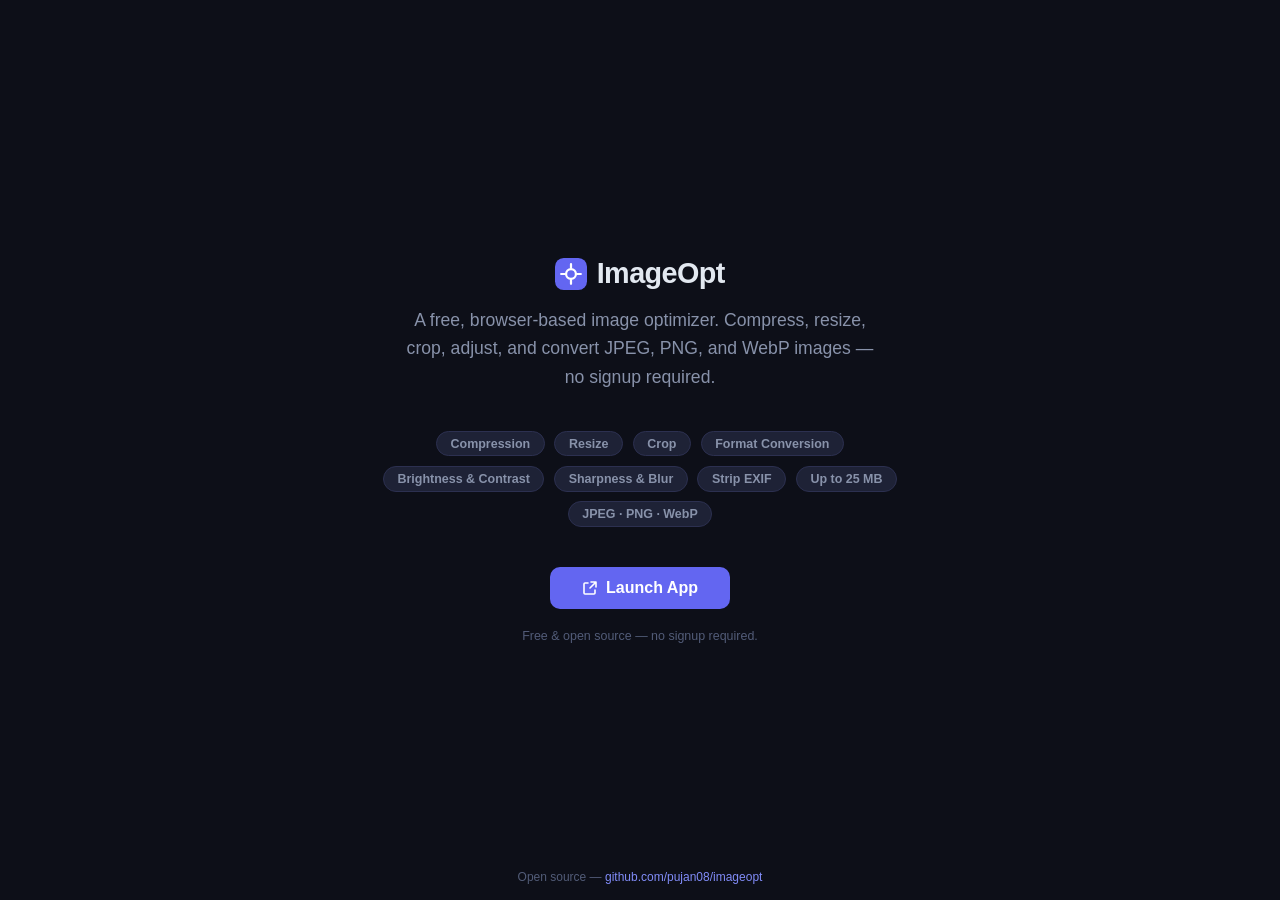
<file: index.html>
<!DOCTYPE html>
<html lang="en">
<head>
  <meta charset="UTF-8" />
  <meta name="viewport" content="width=device-width, initial-scale=1.0" />
  <title>ImageOpt — Image Optimizer</title>
  <style>
    :root {
      --bg:      #0d0f18;
      --surface: #161929;
      --border:  #2c3050;
      --accent:  #6366f1;
      --accent-h:#818cf8;
      --text:    #e2e8f0;
      --muted:   #8892aa;
      --dim:     #525c78;
    }
    *, *::before, *::after { box-sizing: border-box; margin: 0; padding: 0; }
    body {
      font-family: -apple-system, BlinkMacSystemFont, "Segoe UI", Roboto, sans-serif;
      background: var(--bg);
      color: var(--text);
      min-height: 100vh;
      display: flex;
      flex-direction: column;
      align-items: center;
      justify-content: center;
      padding: 2rem;
      text-align: center;
    }
    .logo {
      display: flex;
      align-items: center;
      justify-content: center;
      gap: 0.6rem;
      font-size: 1.8rem;
      font-weight: 700;
      letter-spacing: -0.02em;
      margin-bottom: 1rem;
    }
    .tagline {
      font-size: 1.1rem;
      color: var(--muted);
      max-width: 480px;
      line-height: 1.6;
      margin-bottom: 2.5rem;
    }
    .features {
      display: flex;
      flex-wrap: wrap;
      justify-content: center;
      gap: 0.6rem;
      margin-bottom: 2.5rem;
      max-width: 560px;
    }
    .badge {
      font-size: 0.78rem;
      font-weight: 600;
      background: #1e2236;
      border: 1px solid var(--border);
      border-radius: 20px;
      padding: 0.3rem 0.85rem;
      color: var(--muted);
    }
    .btn {
      display: inline-flex;
      align-items: center;
      gap: 0.5rem;
      padding: 0.75rem 2rem;
      background: var(--accent);
      color: #fff;
      border-radius: 10px;
      font-size: 1rem;
      font-weight: 600;
      text-decoration: none;
      transition: background 0.18s, transform 0.18s;
    }
    .btn:hover {
      background: var(--accent-h);
      transform: translateY(-2px);
    }
    .note {
      margin-top: 1.25rem;
      font-size: 0.78rem;
      color: var(--dim);
    }
    footer {
      position: fixed;
      bottom: 1rem;
      font-size: 0.75rem;
      color: var(--dim);
    }
  </style>
</head>
<body>

  <div class="logo">
    <svg width="32" height="32" viewBox="0 0 26 26" fill="none" aria-hidden="true">
      <rect width="26" height="26" rx="7" fill="#6366f1"/>
      <path d="M13 5v3M13 18v3M5 13H8M18 13h3" stroke="#fff" stroke-width="1.8" stroke-linecap="round"/>
      <circle cx="13" cy="13" r="4" stroke="#fff" stroke-width="1.8"/>
    </svg>
    ImageOpt
  </div>

  <p class="tagline">
    A free, browser-based image optimizer. Compress, resize, crop, adjust, and convert JPEG, PNG, and WebP images — no signup required.
  </p>

  <div class="features">
    <span class="badge">Compression</span>
    <span class="badge">Resize</span>
    <span class="badge">Crop</span>
    <span class="badge">Format Conversion</span>
    <span class="badge">Brightness &amp; Contrast</span>
    <span class="badge">Sharpness &amp; Blur</span>
    <span class="badge">Strip EXIF</span>
    <span class="badge">Up to 25 MB</span>
    <span class="badge">JPEG · PNG · WebP</span>
  </div>

  <a class="btn" href="https://imageopt.onrender.com" target="_blank" rel="noopener">
    <svg width="16" height="16" viewBox="0 0 16 16" fill="none" aria-hidden="true">
      <path d="M6 3H3a1 1 0 0 0-1 1v9a1 1 0 0 0 1 1h9a1 1 0 0 0 1-1v-3" stroke="currentColor" stroke-width="1.6" stroke-linecap="round"/>
      <path d="M9 2h5v5M14 2 8 8" stroke="currentColor" stroke-width="1.6" stroke-linecap="round" stroke-linejoin="round"/>
    </svg>
    Launch App
  </a>

  <p class="note">Free &amp; open source &mdash; no signup required.</p>

  <footer>
    Open source &mdash; <a href="https://github.com/pujan08/imageopt" style="color:var(--accent-h);text-decoration:none;">github.com/pujan08/imageopt</a>
  </footer>

</body>
</html>
</file>
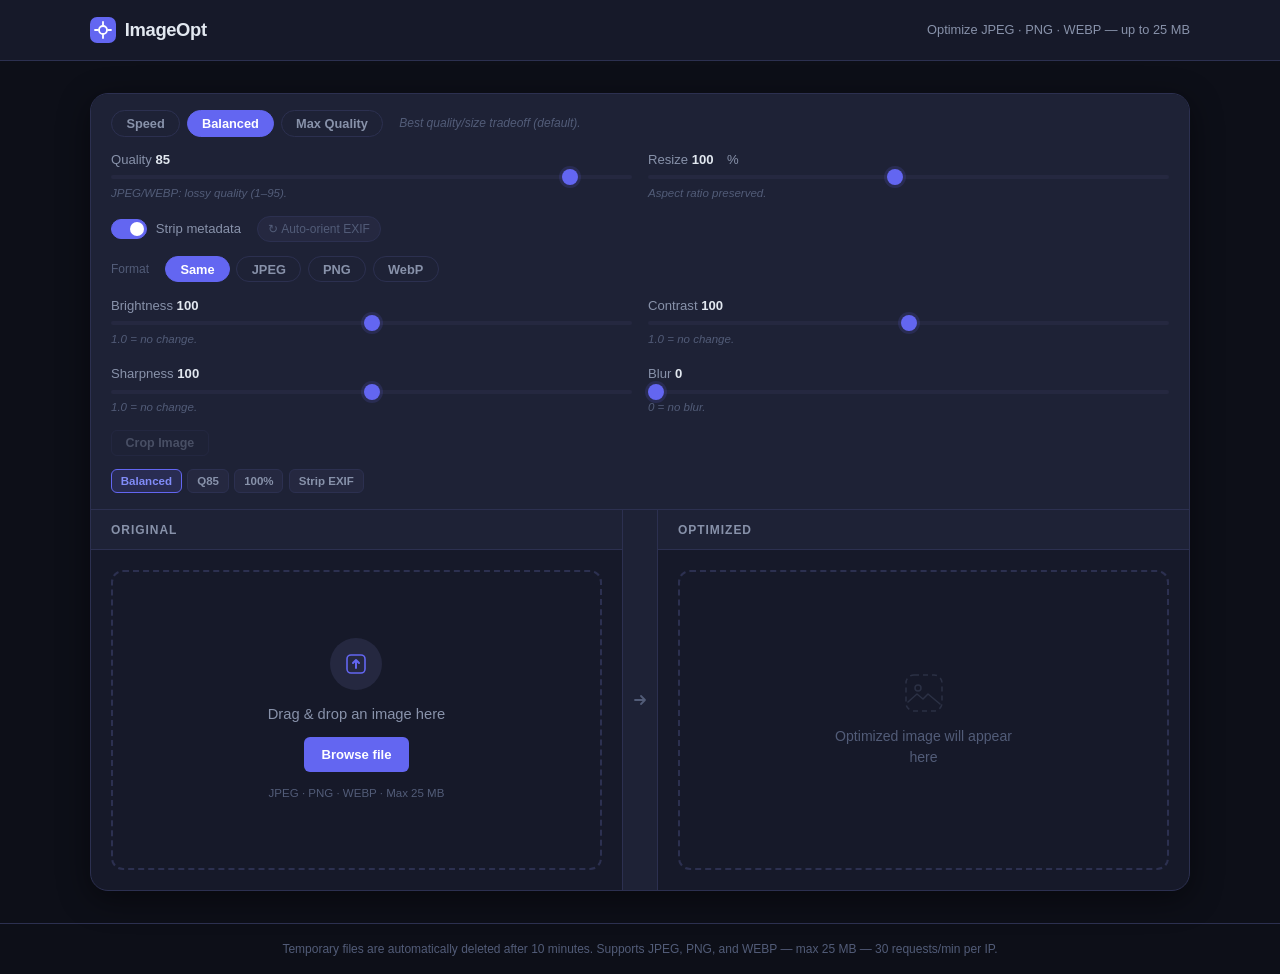
<file: templates/index.html>
<!DOCTYPE html>
<html lang="en">
<head>
  <meta charset="UTF-8" />
  <meta name="viewport" content="width=device-width, initial-scale=1.0" />
  <title>ImageOpt — Image Optimizer</title>
  <link rel="stylesheet" href="/static/css/cropper.min.css"/>
  <link rel="stylesheet" href="/static/css/style.css" />
</head>
<body>

<!-- ====================================================== Header ===== -->
<header>
  <div class="header-inner">
    <div class="logo">
      <svg width="26" height="26" viewBox="0 0 26 26" fill="none" aria-hidden="true">
        <rect width="26" height="26" rx="7" fill="#6366f1" />
        <path d="M13 5v3M13 18v3M5 13H8M18 13h3" stroke="#fff" stroke-width="1.8" stroke-linecap="round"/>
        <circle cx="13" cy="13" r="4" stroke="#fff" stroke-width="1.8"/>
      </svg>
      ImageOpt
    </div>
    <p class="tagline">Optimize JPEG &middot; PNG &middot; WEBP &mdash; up to 25 MB</p>
  </div>
</header>

<!-- ======================================================== Main ===== -->
<main>
  <div class="container">

    <div class="card">

      <!-- ------------------------------------------------ Controls -- -->
      <div class="controls-panel">

        <!-- Row 1: Preset pills -->
        <div class="ctrl-row">
          <div class="preset-pills" role="group" aria-label="Optimization preset">
            <button class="preset-pill" data-preset="speed" data-hint="65">Speed</button>
            <button class="preset-pill active" data-preset="balanced" data-hint="85">Balanced</button>
            <button class="preset-pill" data-preset="max_quality" data-hint="92">Max Quality</button>
          </div>
          <span class="preset-desc" id="preset-desc">Best quality/size tradeoff (default).</span>
        </div>

        <!-- Row 2: Dual sliders -->
        <div class="ctrl-row ctrl-sliders">
          <div class="ctrl-group">
            <label for="quality-slider">
              Quality&nbsp;<strong id="quality-value">85</strong>
            </label>
            <input
              type="range"
              id="quality-slider"
              min="1" max="95" value="85"
              aria-label="Output quality"
            />
            <span class="ctrl-note" id="quality-note">JPEG/WEBP: lossy quality (1&ndash;95).</span>
          </div>
          <div class="ctrl-group">
            <label for="resize-slider">
              Resize&nbsp;<strong id="resize-value">100</strong>%
            </label>
            <input
              type="range"
              id="resize-slider"
              min="10" max="200" value="100"
              aria-label="Resize percentage"
            />
            <span class="ctrl-note">Aspect ratio preserved.</span>
          </div>
        </div>

        <!-- Row 3: Toggles -->
        <div class="ctrl-row">
          <label class="toggle-lbl">
            <input type="checkbox" id="strip-metadata" checked />
            <span class="toggle-sw" aria-hidden="true"></span>
            Strip metadata
          </label>
          <span class="auto-orient-badge">&#8635; Auto-orient EXIF</span>
        </div>

        <!-- Row 4: Format selector -->
        <div class="ctrl-row">
          <span class="ctrl-row-label">Format</span>
          <div class="format-pills" role="group" aria-label="Output format">
            <button class="format-pill active" data-format="">Same</button>
            <button class="format-pill" data-format="JPEG">JPEG</button>
            <button class="format-pill" data-format="PNG">PNG</button>
            <button class="format-pill" data-format="WEBP">WebP</button>
          </div>
        </div>

        <!-- Row 5: Adjustments -->
        <div class="ctrl-row ctrl-sliders">
          <div class="ctrl-group">
            <label for="brightness-slider">
              Brightness&nbsp;<strong id="brightness-value">100</strong>
            </label>
            <input type="range" id="brightness-slider" min="0" max="200" value="100" aria-label="Brightness" />
            <span class="ctrl-note">1.0 = no change.</span>
          </div>
          <div class="ctrl-group">
            <label for="contrast-slider">
              Contrast&nbsp;<strong id="contrast-value">100</strong>
            </label>
            <input type="range" id="contrast-slider" min="0" max="200" value="100" aria-label="Contrast" />
            <span class="ctrl-note">1.0 = no change.</span>
          </div>
          <div class="ctrl-group">
            <label for="sharpness-slider">
              Sharpness&nbsp;<strong id="sharpness-value">100</strong>
            </label>
            <input type="range" id="sharpness-slider" min="0" max="200" value="100" aria-label="Sharpness" />
            <span class="ctrl-note">1.0 = no change.</span>
          </div>
          <div class="ctrl-group">
            <label for="blur-slider">
              Blur&nbsp;<strong id="blur-value">0</strong>
            </label>
            <input type="range" id="blur-slider" min="0" max="20" value="0" aria-label="Gaussian blur radius" />
            <span class="ctrl-note">0 = no blur.</span>
          </div>
        </div>

        <!-- Row 6: Crop -->
        <div class="ctrl-row">
          <button class="btn btn-ghost btn-sm" id="btn-open-crop" disabled>Crop Image</button>
          <span class="crop-active-badge hidden" id="crop-badge">
            Crop active
            <button id="btn-clear-crop" aria-label="Clear crop">&times;</button>
          </span>
        </div>

        <!-- Row 7: Param summary -->
        <div class="ctrl-row">
          <div class="param-summary" id="param-summary" aria-live="polite">
            <span class="ps-tag ps-preset">Balanced</span>
            <span class="ps-tag">Q85</span>
            <span class="ps-tag">100%</span>
            <span class="ps-tag">Strip EXIF</span>
          </div>
        </div>

      </div><!-- /controls-panel -->

      <!-- --------------------------------------------- Image panes -- -->
      <div class="panes">

        <!-- ~~~~~~~~~~~~~~~~~~~~~~~~~~~~~~~~~~~~~~~ Before / upload ~~ -->
        <div class="pane">
          <div class="pane-header">
            <span class="pane-label">Original</span>
            <span class="pane-size" id="before-size"></span>
          </div>
          <div class="pane-body">

            <div class="drop-zone" id="drop-zone" role="button"
                 tabindex="0" aria-label="Upload image — drag and drop or click to browse">

              <div class="drop-idle" id="drop-idle">
                <div class="drop-idle-icon">
                  <svg width="24" height="24" viewBox="0 0 24 24" fill="none" aria-hidden="true">
                    <path d="M12 16V8M12 8L9 11M12 8l3 3" stroke="#6366f1" stroke-width="2"
                          stroke-linecap="round" stroke-linejoin="round"/>
                    <rect x="3" y="3" width="18" height="18" rx="4" stroke="#6366f1"
                          stroke-width="1.6" fill="none"/>
                  </svg>
                </div>
                <p>Drag &amp; drop an image here</p>
                <label class="btn-browse" for="file-input">Browse file</label>
                <input
                  type="file"
                  id="file-input"
                  accept="image/jpeg,image/png,image/webp"
                  aria-hidden="true"
                  style="display:none"
                />
                <p class="hint">JPEG &middot; PNG &middot; WEBP &middot; Max&nbsp;25&nbsp;MB</p>
              </div>

              <img
                id="before-img"
                class="preview-img hidden"
                alt="Original image preview"
              />

            </div>
          </div>
        </div>

        <!-- ~~~~~~~~~~~~~~~~~~~~~~~~~~~~~~~~~~~~~~~~~~~~~ Divider arrow -->
        <div class="pane-divider" aria-hidden="true">
          <svg width="18" height="18" viewBox="0 0 18 18" fill="none">
            <path d="M4 9h10M10 5l4 4-4 4" stroke="#525c78" stroke-width="1.8"
                  stroke-linecap="round" stroke-linejoin="round"/>
          </svg>
        </div>

        <!-- ~~~~~~~~~~~~~~~~~~~~~~~~~~~~~~~~~~~~~~~~~~~ After / result ~~ -->
        <div class="pane">
          <div class="pane-header">
            <span class="pane-label">Optimized</span>
            <span class="pane-size" id="after-size"></span>
          </div>
          <div class="pane-body">

            <div class="after-placeholder" id="after-placeholder" aria-live="polite">
              <svg width="42" height="42" viewBox="0 0 42 42" fill="none" aria-hidden="true">
                <rect x="3" y="3" width="36" height="36" rx="8" stroke="#525c78"
                      stroke-width="1.5" stroke-dasharray="5 4"/>
                <circle cx="15" cy="16" r="3" stroke="#525c78" stroke-width="1.5"/>
                <path d="M5 30l9-8 6 5 5-5 12 10" stroke="#525c78" stroke-width="1.5"
                      stroke-linecap="round" stroke-linejoin="round"/>
              </svg>
              <p>Optimized image will appear here</p>
            </div>

            <div class="loading-state hidden" id="after-loading" aria-live="polite" aria-label="Optimizing&hellip;">
              <div class="spinner" role="progressbar" aria-label="Processing"></div>
              <span>Optimizing&hellip;</span>
            </div>

            <img
              id="after-img"
              class="preview-img hidden"
              alt="Optimized image preview"
            />

          </div>
        </div>

      </div><!-- /panes -->

      <!-- ------------------------------------------------- Stats bar -- -->
      <div class="stats-bar hidden" id="stats-bar" aria-live="polite">
        <div class="stat">
          <span class="stat-label">Format</span>
          <span class="stat-value" id="stat-format">—</span>
        </div>
        <div class="stat">
          <span class="stat-label">Dimensions</span>
          <span class="stat-value" id="stat-dims">—</span>
        </div>
        <div class="stat">
          <span class="stat-label">Original</span>
          <span class="stat-value" id="stat-original">—</span>
        </div>
        <div class="stat">
          <span class="stat-label">Optimized</span>
          <span class="stat-value" id="stat-optimized">—</span>
        </div>
        <div class="stat stat-savings">
          <span class="stat-label">Savings</span>
          <span class="stat-value" id="stat-savings">—</span>
        </div>
        <span class="spacer"></span>
        <button class="btn btn-primary" id="btn-download" aria-label="Download optimized image">
          <svg width="14" height="14" viewBox="0 0 14 14" fill="none" aria-hidden="true">
            <path d="M7 1v8M7 9l-3-3M7 9l3-3M2 11h10"
                  stroke="currentColor" stroke-width="1.8" stroke-linecap="round" stroke-linejoin="round"/>
          </svg>
          Download
        </button>
      </div>

      <!-- ----------------------------------------------- Alerts area -- -->
      <div class="alerts-area hidden" id="alerts-area" role="alert"></div>

      <!-- --------------------------------- Reset / re-optimize row -- -->
      <div class="reset-row hidden" id="reset-row">
        <button class="btn btn-ghost" id="btn-reset">
          <svg width="13" height="13" viewBox="0 0 13 13" fill="none" aria-hidden="true">
            <path d="M11 2.5A6 6 0 1 0 12 7" stroke="currentColor" stroke-width="1.7"
                  stroke-linecap="round"/>
            <path d="M8.5 2.5H11V5" stroke="currentColor" stroke-width="1.7"
                  stroke-linecap="round" stroke-linejoin="round"/>
          </svg>
          Upload another
        </button>
        <button class="btn btn-ghost hidden" id="btn-reoptimize">
          <svg width="13" height="13" viewBox="0 0 13 13" fill="none" aria-hidden="true">
            <path d="M1 4.5h4M1 4.5l2.5-2.5M1 4.5l2.5 2.5" stroke="currentColor" stroke-width="1.7"
                  stroke-linecap="round" stroke-linejoin="round"/>
            <path d="M12 8.5H8M12 8.5l-2.5-2.5M12 8.5l-2.5 2.5" stroke="currentColor" stroke-width="1.7"
                  stroke-linecap="round" stroke-linejoin="round"/>
          </svg>
          Re-optimize
        </button>
      </div>

    </div><!-- /card -->
  </div><!-- /container -->

  <!-- --------------------------------------------------- Crop modal -- -->
  <div class="crop-modal hidden" id="crop-modal" role="dialog" aria-modal="true" aria-label="Crop Image">
    <div class="crop-modal-inner">
      <div class="crop-modal-header">
        <span>Crop Image</span>
        <button class="btn btn-ghost btn-sm" id="btn-crop-cancel">Cancel</button>
      </div>
      <div class="crop-modal-body">
        <img id="crop-img" alt="Image to crop" />
      </div>
      <div class="crop-modal-footer">
        <button class="btn btn-ghost" id="btn-crop-reset">Reset</button>
        <button class="btn btn-primary" id="btn-crop-apply">Apply Crop</button>
      </div>
    </div>
  </div>

</main>

<!-- ======================================================== Footer ==== -->
<footer>
  Temporary files are automatically deleted after&nbsp;10&nbsp;minutes.
  Supports JPEG, PNG, and WEBP &mdash; max&nbsp;25&nbsp;MB &mdash; 30&nbsp;requests/min per IP.
</footer>

<script src="/static/js/cropper.min.js"></script>
<script src="/static/js/upload.js"></script>
</body>
</html>
</file>
<file: static/css/style.css>
/* =====================================================================
   ImageOpt – main stylesheet
   ===================================================================== */

/* --------------------------------------------------------------------- */
/* 1. CSS variables / reset                                               */
/* --------------------------------------------------------------------- */
:root {
  --bg:           #0d0f18;
  --surface:      #161929;
  --surface-2:    #1e2236;
  --surface-3:    #252840;
  --border:       #2c3050;
  --border-focus: #6366f1;
  --accent:       #6366f1;
  --accent-hover: #818cf8;
  --accent-dim:   rgba(99, 102, 241, 0.15);
  --text:         #e2e8f0;
  --text-muted:   #8892aa;
  --text-dim:     #525c78;
  --success:      #22c55e;
  --success-dim:  rgba(34, 197, 94, 0.12);
  --error:        #f43f5e;
  --error-dim:    rgba(244, 63, 94, 0.12);
  --warning:      #f59e0b;
  --radius-sm:    6px;
  --radius:       12px;
  --radius-lg:    18px;
  --shadow:       0 8px 32px rgba(0, 0, 0, 0.45);
  --transition:   0.18s ease;
}

*, *::before, *::after { box-sizing: border-box; margin: 0; padding: 0; }

html { font-size: 16px; scroll-behavior: smooth; }

body {
  font-family: -apple-system, BlinkMacSystemFont, "Segoe UI", Roboto, sans-serif;
  background: var(--bg);
  color: var(--text);
  min-height: 100vh;
  display: flex;
  flex-direction: column;
  line-height: 1.5;
}

/* --------------------------------------------------------------------- */
/* 2. Utilities                                                           */
/* --------------------------------------------------------------------- */
.hidden { display: none !important; }

/* --------------------------------------------------------------------- */
/* 3. Header                                                              */
/* --------------------------------------------------------------------- */
header {
  background: var(--surface);
  border-bottom: 1px solid var(--border);
  padding: 0 1.5rem;
}

.header-inner {
  max-width: 1100px;
  margin: 0 auto;
  height: 60px;
  display: flex;
  align-items: center;
  gap: 1rem;
}

.logo {
  display: flex;
  align-items: center;
  gap: 0.55rem;
  font-size: 1.15rem;
  font-weight: 700;
  color: var(--text);
  letter-spacing: -0.02em;
}

.logo svg { flex-shrink: 0; }

.tagline {
  margin-left: auto;
  font-size: 0.8rem;
  color: var(--text-muted);
}

/* --------------------------------------------------------------------- */
/* 4. Main layout                                                         */
/* --------------------------------------------------------------------- */
main {
  flex: 1;
  padding: 2rem 1.5rem;
}

.container {
  max-width: 1100px;
  margin: 0 auto;
  display: flex;
  flex-direction: column;
  gap: 1.25rem;
}

/* --------------------------------------------------------------------- */
/* 5. Card                                                                */
/* --------------------------------------------------------------------- */
.card {
  background: var(--surface);
  border: 1px solid var(--border);
  border-radius: var(--radius-lg);
  overflow: hidden;
  box-shadow: var(--shadow);
}

/* --------------------------------------------------------------------- */
/* 6. Controls panel                                                      */
/* --------------------------------------------------------------------- */
.controls-panel {
  background: var(--surface-2);
  border-bottom: 1px solid var(--border);
  padding: 1rem 1.25rem;
  display: flex;
  flex-direction: column;
  gap: 0.85rem;
}

.ctrl-row {
  display: flex;
  align-items: center;
  gap: 0.75rem 1rem;
  flex-wrap: wrap;
}

.ctrl-sliders {
  display: grid;
  grid-template-columns: 1fr 1fr;
  gap: 1rem;
  align-items: start;
}

/* Preset pills */
.preset-pills {
  display: flex;
  gap: 0.4rem;
  flex-wrap: wrap;
}

.preset-pill {
  padding: 0.3rem 0.9rem;
  border-radius: 20px;
  font-size: 0.8rem;
  font-weight: 600;
  border: 1px solid var(--border);
  background: transparent;
  color: var(--text-muted);
  cursor: pointer;
  transition: background var(--transition), color var(--transition), border-color var(--transition);
  white-space: nowrap;
}

.preset-pill:hover {
  border-color: var(--accent);
  color: var(--text);
}

.preset-pill.active {
  background: var(--accent);
  border-color: var(--accent);
  color: #fff;
}

.preset-desc {
  font-size: 0.75rem;
  color: var(--text-dim);
  font-style: italic;
}

/* Slider groups */
.ctrl-group {
  display: flex;
  flex-direction: column;
  gap: 0.35rem;
}

.ctrl-group label {
  font-size: 0.82rem;
  color: var(--text-muted);
  white-space: nowrap;
}

.ctrl-group label strong {
  color: var(--text);
  font-weight: 600;
  min-width: 2.2rem;
  display: inline-block;
}

input[type="range"] {
  -webkit-appearance: none;
  appearance: none;
  width: 100%;
  height: 4px;
  border-radius: 2px;
  background: var(--surface-3);
  outline: none;
  cursor: pointer;
  transition: background var(--transition);
}

input[type="range"]::-webkit-slider-thumb {
  -webkit-appearance: none;
  width: 16px;
  height: 16px;
  border-radius: 50%;
  background: var(--accent);
  cursor: pointer;
  transition: background var(--transition), transform var(--transition);
  box-shadow: 0 0 0 3px var(--accent-dim);
}

input[type="range"]::-webkit-slider-thumb:hover {
  background: var(--accent-hover);
  transform: scale(1.15);
}

input[type="range"]:disabled {
  opacity: 0.35;
  cursor: not-allowed;
}

.ctrl-note {
  font-size: 0.72rem;
  color: var(--text-dim);
  font-style: italic;
}

/* Toggle switch */
.toggle-lbl {
  display: inline-flex;
  align-items: center;
  gap: 0.55rem;
  font-size: 0.82rem;
  color: var(--text-muted);
  cursor: pointer;
  user-select: none;
}

.toggle-lbl input[type="checkbox"] {
  position: absolute;
  opacity: 0;
  width: 0;
  height: 0;
}

.toggle-sw {
  position: relative;
  display: inline-block;
  width: 36px;
  height: 20px;
  background: var(--surface-3);
  border-radius: 10px;
  border: 1px solid var(--border);
  transition: background var(--transition), border-color var(--transition);
  flex-shrink: 0;
}

.toggle-sw::after {
  content: "";
  position: absolute;
  top: 2px;
  left: 2px;
  width: 14px;
  height: 14px;
  background: var(--text-dim);
  border-radius: 50%;
  transition: transform var(--transition), background var(--transition);
}

.toggle-lbl input:checked + .toggle-sw {
  background: var(--accent);
  border-color: var(--accent);
}

.toggle-lbl input:checked + .toggle-sw::after {
  transform: translateX(16px);
  background: #fff;
}

.auto-orient-badge {
  font-size: 0.75rem;
  color: var(--text-dim);
  background: var(--surface-3);
  border: 1px solid var(--border);
  border-radius: 20px;
  padding: 0.2rem 0.65rem;
  white-space: nowrap;
}

/* Param summary */
.param-summary {
  display: flex;
  align-items: center;
  gap: 0.35rem;
  flex-wrap: wrap;
}

.ps-tag {
  font-size: 0.72rem;
  font-weight: 600;
  background: var(--surface-3);
  border: 1px solid var(--border);
  border-radius: var(--radius-sm);
  padding: 0.15rem 0.55rem;
  color: var(--text-muted);
}

.ps-preset {
  background: var(--accent-dim);
  border-color: var(--accent);
  color: var(--accent-hover);
}

/* --------------------------------------------------------------------- */
/* 7. Image panes                                                         */
/* --------------------------------------------------------------------- */
.panes {
  display: grid;
  grid-template-columns: 1fr 36px 1fr;
  min-height: 380px;
}

.pane {
  display: flex;
  flex-direction: column;
}

.pane-header {
  display: flex;
  align-items: center;
  justify-content: space-between;
  padding: 0.65rem 1.25rem;
  border-bottom: 1px solid var(--border);
  background: var(--surface-2);
}

.pane-label {
  font-size: 0.75rem;
  font-weight: 600;
  text-transform: uppercase;
  letter-spacing: 0.08em;
  color: var(--text-muted);
}

.pane-size {
  font-size: 0.8rem;
  color: var(--text-muted);
  font-variant-numeric: tabular-nums;
}

.pane-body {
  flex: 1;
  display: flex;
  align-items: center;
  justify-content: center;
  padding: 1.25rem;
  position: relative;
  overflow: hidden;
}

/* --------------------------------------------------------------------- */
/* 8. Drop zone                                                           */
/* --------------------------------------------------------------------- */
.drop-zone {
  width: 100%;
  height: 100%;
  min-height: 300px;
  border: 2px dashed var(--border);
  border-radius: var(--radius);
  display: flex;
  align-items: center;
  justify-content: center;
  cursor: pointer;
  transition: border-color var(--transition), background var(--transition);
  position: relative;
}

.drop-zone:hover,
.drop-zone.drag-hover {
  border-color: var(--accent);
  background: var(--accent-dim);
}

.drop-zone.drag-hover .drop-idle-icon svg {
  transform: translateY(-4px) scale(1.08);
}

.drop-idle {
  display: flex;
  flex-direction: column;
  align-items: center;
  gap: 0.6rem;
  text-align: center;
  padding: 1.5rem;
  pointer-events: none;
  user-select: none;
}

.drop-idle-icon {
  width: 52px;
  height: 52px;
  background: var(--surface-3);
  border-radius: 50%;
  display: flex;
  align-items: center;
  justify-content: center;
  margin-bottom: 0.25rem;
}

.drop-idle-icon svg {
  transition: transform 0.25s ease;
}

.drop-idle p {
  font-size: 0.92rem;
  color: var(--text-muted);
}

.drop-idle .hint {
  font-size: 0.72rem;
  color: var(--text-dim);
  margin-top: 0.25rem;
}

/* Browse button inside drop zone */
.btn-browse {
  pointer-events: all;
  display: inline-block;
  padding: 0.45rem 1.1rem;
  background: var(--accent);
  color: #fff;
  border-radius: var(--radius-sm);
  font-size: 0.82rem;
  font-weight: 600;
  cursor: pointer;
  transition: background var(--transition), transform var(--transition);
  margin-top: 0.15rem;
}

.btn-browse:hover {
  background: var(--accent-hover);
  transform: translateY(-1px);
}

/* --------------------------------------------------------------------- */
/* 9. Image previews                                                      */
/* --------------------------------------------------------------------- */
.preview-img {
  max-width: 100%;
  max-height: 400px;
  width: auto;
  height: auto;
  object-fit: contain;
  border-radius: var(--radius-sm);
  display: block;
}

/* --------------------------------------------------------------------- */
/* 10. After / placeholder states                                         */
/* --------------------------------------------------------------------- */
.after-placeholder {
  display: flex;
  flex-direction: column;
  align-items: center;
  gap: 0.75rem;
  text-align: center;
  padding: 1.5rem;
  color: var(--text-dim);
  width: 100%;
  min-height: 300px;
  justify-content: center;
  border: 2px dashed var(--border);
  border-radius: var(--radius);
}

.after-placeholder svg { opacity: 0.35; }

.after-placeholder p {
  font-size: 0.88rem;
  max-width: 180px;
}

/* --------------------------------------------------------------------- */
/* 11. Loading spinner                                                    */
/* --------------------------------------------------------------------- */
.loading-state {
  display: flex;
  flex-direction: column;
  align-items: center;
  gap: 1rem;
  color: var(--text-muted);
  font-size: 0.88rem;
  min-height: 300px;
  justify-content: center;
}

.spinner {
  width: 40px;
  height: 40px;
  border: 3px solid var(--border);
  border-top-color: var(--accent);
  border-radius: 50%;
  animation: spin 0.75s linear infinite;
}

@keyframes spin {
  to { transform: rotate(360deg); }
}

/* --------------------------------------------------------------------- */
/* 12. Pane divider arrow                                                 */
/* --------------------------------------------------------------------- */
.pane-divider {
  display: flex;
  align-items: center;
  justify-content: center;
  background: var(--surface-2);
  border-left: 1px solid var(--border);
  border-right: 1px solid var(--border);
  color: var(--text-dim);
}

/* --------------------------------------------------------------------- */
/* 13. Stats bar                                                          */
/* --------------------------------------------------------------------- */
.stats-bar {
  border-top: 1px solid var(--border);
  background: var(--surface-2);
  padding: 0.85rem 1.25rem;
  display: flex;
  align-items: center;
  flex-wrap: wrap;
  gap: 0.6rem 1.5rem;
}

.stat {
  display: flex;
  flex-direction: column;
  gap: 0.15rem;
}

.stat-label {
  font-size: 0.68rem;
  text-transform: uppercase;
  letter-spacing: 0.07em;
  color: var(--text-dim);
}

.stat-value {
  font-size: 0.9rem;
  font-weight: 600;
  color: var(--text);
  font-variant-numeric: tabular-nums;
}

.stat-savings .stat-value {
  font-size: 1.05rem;
}

.savings-positive { color: var(--success) !important; }
.savings-zero     { color: var(--warning) !important; }

.stats-bar .spacer { flex: 1; }

/* --------------------------------------------------------------------- */
/* 14. Buttons                                                            */
/* --------------------------------------------------------------------- */
.btn {
  display: inline-flex;
  align-items: center;
  gap: 0.4rem;
  padding: 0.5rem 1.2rem;
  border: none;
  border-radius: var(--radius-sm);
  font-size: 0.85rem;
  font-weight: 600;
  cursor: pointer;
  transition: background var(--transition), transform var(--transition), opacity var(--transition);
  white-space: nowrap;
}

.btn-primary {
  background: var(--accent);
  color: #fff;
}

.btn-primary:hover {
  background: var(--accent-hover);
  transform: translateY(-1px);
}

.btn-ghost {
  background: transparent;
  color: var(--text-muted);
  border: 1px solid var(--border);
}

.btn-ghost:hover {
  background: var(--surface-3);
  color: var(--text);
}

/* --------------------------------------------------------------------- */
/* 15. Error / info banners                                               */
/* --------------------------------------------------------------------- */
.alert {
  border-radius: var(--radius-sm);
  padding: 0.65rem 1rem;
  font-size: 0.85rem;
  display: flex;
  align-items: flex-start;
  gap: 0.5rem;
}

.alert-error {
  background: var(--error-dim);
  border: 1px solid var(--error);
  color: var(--error);
}

.alert-error svg { flex-shrink: 0; margin-top: 1px; }

.alerts-area {
  padding: 0 1.25rem 1rem;
}

/* --------------------------------------------------------------------- */
/* 16. Reset / new upload button                                          */
/* --------------------------------------------------------------------- */
.reset-row {
  display: flex;
  align-items: center;
  gap: 0.75rem;
  padding: 0 1.25rem 1rem;
  flex-wrap: wrap;
}

/* --------------------------------------------------------------------- */
/* 17. Footer                                                             */
/* --------------------------------------------------------------------- */
footer {
  text-align: center;
  padding: 1rem;
  font-size: 0.75rem;
  color: var(--text-dim);
  border-top: 1px solid var(--border);
}

/* --------------------------------------------------------------------- */
/* 18. Responsive                                                         */
/* --------------------------------------------------------------------- */
@media (max-width: 700px) {
  .panes {
    grid-template-columns: 1fr;
    grid-template-rows: auto 36px auto;
  }

  .pane-divider {
    border-left: none;
    border-right: none;
    border-top: 1px solid var(--border);
    border-bottom: 1px solid var(--border);
    padding: 0.35rem 0;
    flex-direction: row;
  }

  .pane-divider svg { transform: rotate(90deg); }

  .tagline { display: none; }
}

@media (max-width: 600px) {
  .ctrl-sliders {
    grid-template-columns: 1fr;
  }
}

/* --------------------------------------------------------------------- */
/* 19. Format pills                                                        */
/* --------------------------------------------------------------------- */
.format-pills {
  display: flex;
  gap: 0.4rem;
  flex-wrap: wrap;
}

.format-pill {
  padding: 0.3rem 0.9rem;
  border-radius: 20px;
  font-size: 0.8rem;
  font-weight: 600;
  border: 1px solid var(--border);
  background: transparent;
  color: var(--text-muted);
  cursor: pointer;
  transition: background var(--transition), color var(--transition), border-color var(--transition);
  white-space: nowrap;
}

.format-pill:hover {
  border-color: var(--accent);
  color: var(--text);
}

.format-pill.active {
  background: var(--accent);
  border-color: var(--accent);
  color: #fff;
}

/* --------------------------------------------------------------------- */
/* 20. Misc controls                                                       */
/* --------------------------------------------------------------------- */
.ctrl-row-label {
  font-size: 0.75rem;
  color: var(--text-dim);
  white-space: nowrap;
  flex-shrink: 0;
}

.btn-sm {
  padding: 0.3rem 0.85rem;
  font-size: 0.78rem;
}

.btn:disabled {
  opacity: 0.4;
  cursor: not-allowed;
  pointer-events: none;
}

.crop-active-badge {
  font-size: 0.78rem;
  color: var(--accent-hover);
  background: var(--accent-dim);
  border: 1px solid var(--accent);
  border-radius: var(--radius-sm);
  padding: 0.15rem 0.6rem;
  display: inline-flex;
  align-items: center;
  gap: 0.4rem;
}

.crop-active-badge button {
  background: none;
  border: none;
  color: inherit;
  cursor: pointer;
  font-size: 0.9rem;
  line-height: 1;
  padding: 0;
}

/* --------------------------------------------------------------------- */
/* 21. Crop modal                                                          */
/* --------------------------------------------------------------------- */
.crop-modal {
  position: fixed;
  inset: 0;
  background: rgba(0, 0, 0, 0.78);
  z-index: 200;
  display: flex;
  align-items: center;
  justify-content: center;
}

.crop-modal-inner {
  background: var(--surface);
  border: 1px solid var(--border);
  border-radius: var(--radius-lg);
  width: min(92vw, 860px);
  max-height: 92vh;
  display: flex;
  flex-direction: column;
  overflow: hidden;
  box-shadow: var(--shadow);
}

.crop-modal-header {
  display: flex;
  justify-content: space-between;
  align-items: center;
  padding: 0.85rem 1.25rem;
  border-bottom: 1px solid var(--border);
  font-weight: 600;
  font-size: 0.95rem;
}

.crop-modal-body {
  flex: 1;
  overflow: hidden;
  background: var(--bg);
  display: flex;
  align-items: center;
  justify-content: center;
  min-height: 300px;
}

.crop-modal-body img {
  display: block;
  max-width: 100%;
}

.crop-modal-footer {
  display: flex;
  justify-content: flex-end;
  gap: 0.75rem;
  padding: 0.85rem 1.25rem;
  border-top: 1px solid var(--border);
}
</file>
<file: static/css/cropper.min.css>
/*!
 * Cropper.js v1.6.2
 * https://fengyuanchen.github.io/cropperjs
 *
 * Copyright 2015-present Chen Fengyuan
 * Released under the MIT license
 *
 * Date: 2024-04-21T07:43:02.731Z
 */.cropper-container{-webkit-touch-callout:none;direction:ltr;font-size:0;line-height:0;position:relative;-ms-touch-action:none;touch-action:none;-webkit-user-select:none;-moz-user-select:none;-ms-user-select:none;user-select:none}.cropper-container img{backface-visibility:hidden;display:block;height:100%;image-orientation:0deg;max-height:none!important;max-width:none!important;min-height:0!important;min-width:0!important;width:100%}.cropper-canvas,.cropper-crop-box,.cropper-drag-box,.cropper-modal,.cropper-wrap-box{bottom:0;left:0;position:absolute;right:0;top:0}.cropper-canvas,.cropper-wrap-box{overflow:hidden}.cropper-drag-box{background-color:#fff;opacity:0}.cropper-modal{background-color:#000;opacity:.5}.cropper-view-box{display:block;height:100%;outline:1px solid #39f;outline-color:rgba(51,153,255,.75);overflow:hidden;width:100%}.cropper-dashed{border:0 dashed #eee;display:block;opacity:.5;position:absolute}.cropper-dashed.dashed-h{border-bottom-width:1px;border-top-width:1px;height:33.33333%;left:0;top:33.33333%;width:100%}.cropper-dashed.dashed-v{border-left-width:1px;border-right-width:1px;height:100%;left:33.33333%;top:0;width:33.33333%}.cropper-center{display:block;height:0;left:50%;opacity:.75;position:absolute;top:50%;width:0}.cropper-center:after,.cropper-center:before{background-color:#eee;content:" ";display:block;position:absolute}.cropper-center:before{height:1px;left:-3px;top:0;width:7px}.cropper-center:after{height:7px;left:0;top:-3px;width:1px}.cropper-face,.cropper-line,.cropper-point{display:block;height:100%;opacity:.1;position:absolute;width:100%}.cropper-face{background-color:#fff;left:0;top:0}.cropper-line{background-color:#39f}.cropper-line.line-e{cursor:ew-resize;right:-3px;top:0;width:5px}.cropper-line.line-n{cursor:ns-resize;height:5px;left:0;top:-3px}.cropper-line.line-w{cursor:ew-resize;left:-3px;top:0;width:5px}.cropper-line.line-s{bottom:-3px;cursor:ns-resize;height:5px;left:0}.cropper-point{background-color:#39f;height:5px;opacity:.75;width:5px}.cropper-point.point-e{cursor:ew-resize;margin-top:-3px;right:-3px;top:50%}.cropper-point.point-n{cursor:ns-resize;left:50%;margin-left:-3px;top:-3px}.cropper-point.point-w{cursor:ew-resize;left:-3px;margin-top:-3px;top:50%}.cropper-point.point-s{bottom:-3px;cursor:s-resize;left:50%;margin-left:-3px}.cropper-point.point-ne{cursor:nesw-resize;right:-3px;top:-3px}.cropper-point.point-nw{cursor:nwse-resize;left:-3px;top:-3px}.cropper-point.point-sw{bottom:-3px;cursor:nesw-resize;left:-3px}.cropper-point.point-se{bottom:-3px;cursor:nwse-resize;height:20px;opacity:1;right:-3px;width:20px}@media (min-width:768px){.cropper-point.point-se{height:15px;width:15px}}@media (min-width:992px){.cropper-point.point-se{height:10px;width:10px}}@media (min-width:1200px){.cropper-point.point-se{height:5px;opacity:.75;width:5px}}.cropper-point.point-se:before{background-color:#39f;bottom:-50%;content:" ";display:block;height:200%;opacity:0;position:absolute;right:-50%;width:200%}.cropper-invisible{opacity:0}.cropper-bg{background-image:url("[data-uri]")}.cropper-hide{display:block;height:0;position:absolute;width:0}.cropper-hidden{display:none!important}.cropper-move{cursor:move}.cropper-crop{cursor:crosshair}.cropper-disabled .cropper-drag-box,.cropper-disabled .cropper-face,.cropper-disabled .cropper-line,.cropper-disabled .cropper-point{cursor:not-allowed}
</file>
